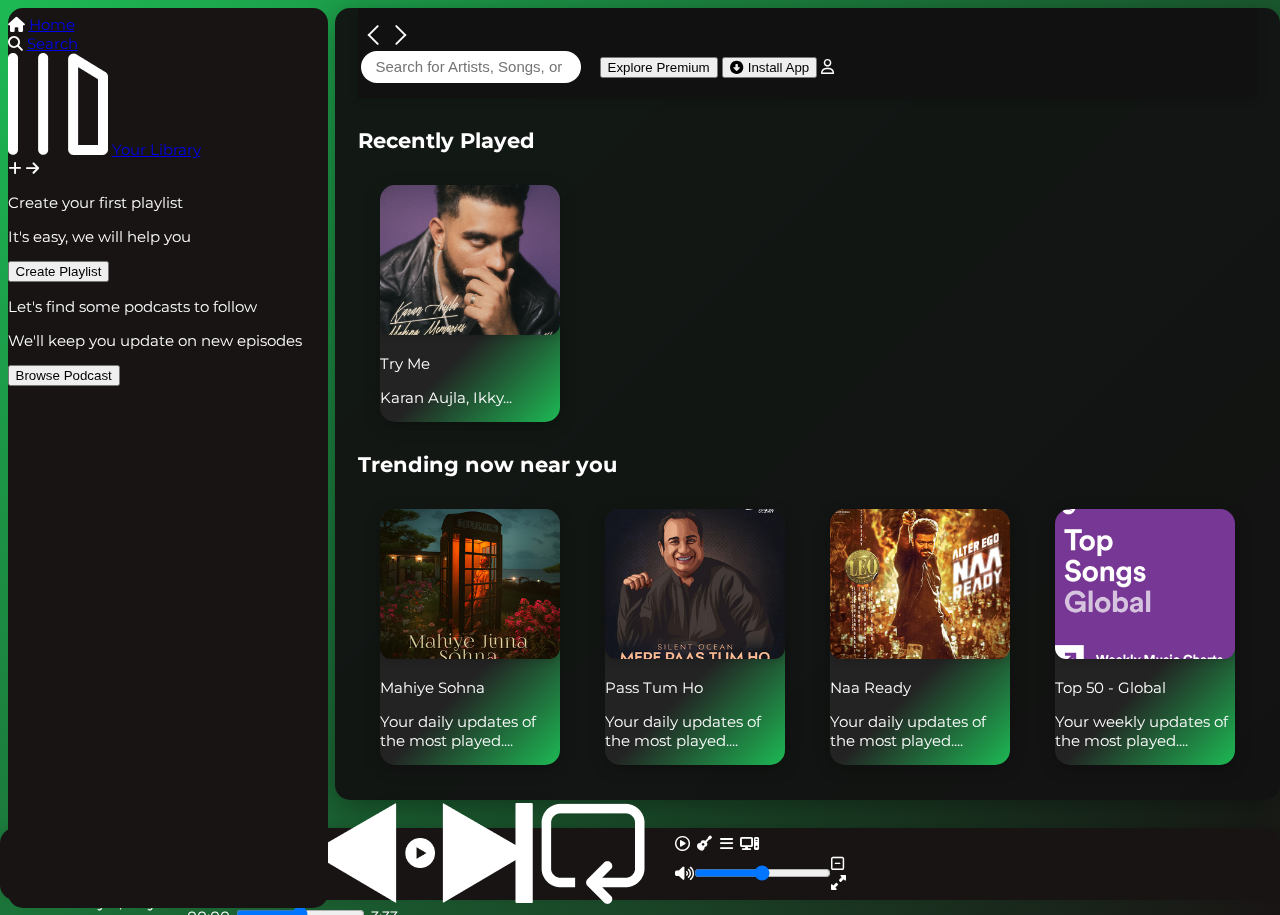
<file: index.html>
<!DOCTYPE html>
<html lang="en">
<head>
    <meta charset="UTF-8">
    <meta name="viewport" content="width=device-width, initial-scale=1.0">
    <link rel="stylesheet" href="https://cdnjs.cloudflare.com/ajax/libs/font-awesome/6.6.0/css/all.min.css" crossorigin="anonymous" referrerpolicy="no-referrer" />
    <link rel="icon" href="icons/logo.png">
    <link rel="stylesheet" href="spotify.css"/>
    <title>Spotify - Web Player: Music for everyone</title>
    <link rel="preconnect" href="https://fonts.googleapis.com">
    <link rel="preconnect" href="https://fonts.gstatic.com" crossorigin>
    <link href="https://fonts.googleapis.com/css2?family=Montserrat:wght@400;600;700&display=swap" rel="stylesheet">
</head>
<body>
    <div class="main">
        <div class="sidebar">
            <div class="hamburger" id="hamburger-menu" tabindex="0" aria-label="Open navigation menu">
                <span></span>
                <span></span>
                <span></span>
            </div>
            <div class="nav">
                <div class="nav_option" style="opacity: 1;">
                    <i class="fa-solid fa-house"></i>
                    <a href="#">Home</a>
                </div>
                <div class="nav_option">
                    <i class="fa-solid fa-magnifying-glass"></i>
                    <a href="#">Search</a>
                </div>
            </div>
            <div class="library">
                <div class="options">
                    <div class="lib_option nav_option">
                        <img src="icons/library_icon.png" alt="Library Icon"/>
                        <a href="#">Your Library</a>
                    </div>
                    <div class="icons">
                        <i class="fa-solid fa-plus" aria-label="Add Playlist"></i>
                        <i class="fa-solid fa-arrow-right" aria-label="Scroll Right"></i>
                    </div>
                </div>
                <div class="lib_box">
                    <div class="box">
                        <p class="box_p1">Create your first playlist</p>
                        <p class="box_p2">It's easy, we will help you</p>
                        <button class="badge">Create Playlist</button>
                    </div>
                    <div class="box">
                        <p class="box_p1">Let's find some podcasts to follow</p>
                        <p class="box_p2">We'll keep you update on new episodes</p>
                        <button class="badge">Browse Podcast</button>
                    </div>
                </div>
            </div>
        </div>
        <div class="main_content">
            <div class="sticky-nav">
                <div class="sticky-nav-icons">
                    <img src="icons/backward_icon.png" alt="Back">
                    <img src="icons/forward_icon.png" class="hide" alt="Forward">
                </div>
                <div class="sticky-nav-option">
                    <input type="text" class="search-bar" placeholder="Search for Artists, Songs, or Podcasts" aria-label="Search" style="padding: 0.5rem 1rem; border-radius: 2rem; border: none; margin-right: 1rem; min-width: 180px;">
                    <button class="badge nav-item hide">Explore Premium</button>
                    <button class="badge nav-item dark-badge"><i class="fa-solid fa-circle-down" style="margin-right: 5px;"></i>Install App</button>
                    <i class="fa-regular fa-user" aria-label="User Profile"></i>
                </div>
            </div>
            <h2>Recently Played</h2>
            <div class="cards-container">
                <div class="card">
                    <img src="icons/try.jpeg" class="card-image" alt="Try Me Album Cover">
                    <div class="play-overlay"><button class="play-btn"><i class="fa-solid fa-play"></i></button></div>
                    <p class="card-title">Try Me</p>
                    <p class="card-info">Karan  Aujla, Ikky...</p>
                </div>
            </div>
            <h2>Trending now near you</h2>
            <div class="cards-container">
                <div class="card">
                    <img src="icons/card2img.jpeg" class="card-image" alt="Mahiye Sohna Album Cover">
                    <div class="play-overlay"><button class="play-btn"><i class="fa-solid fa-play"></i></button></div>
                    <p class="card-title">Mahiye Sohna</p>
                    <p class="card-info">Your daily updates of the most played....</p>
                </div>
                <div class="card">
                    <img src="icons/card3img.jpeg" class="card-image" alt="Pass Tum Ho Album Cover">
                    <div class="play-overlay"><button class="play-btn"><i class="fa-solid fa-play"></i></button></div>
                    <p class="card-title">Pass Tum Ho</p>
                    <p class="card-info">Your daily updates of the most played....</p>
                </div>
                <div class="card">
                    <img src="icons/card4img.jpeg" class="card-image" alt="Naa Ready Album Cover">
                    <div class="play-overlay"><button class="play-btn"><i class="fa-solid fa-play"></i></button></div>
                    <p class="card-title">Naa Ready</p>
                    <p class="card-info">Your daily updates of the most played....</p>
                </div>
                <div class="card">
                    <img src="icons/card5img.jpeg" class="card-image" alt="Top 50 - Global Album Cover">
                    <div class="play-overlay"><button class="play-btn"><i class="fa-solid fa-play"></i></button></div>
                    <p class="card-title">Top 50 - Global</p>
                    <p class="card-info">Your weekly updates of the most played....</p>
                </div>
                <div class="card">
                    <img src="icons/try.jpeg" class="card-image" alt="Try Me Album Cover">
                    <div class="play-overlay"><button class="play-btn"><i class="fa-solid fa-play"></i></button></div>
                    <p class="card-title">Try Me</p>
                    <p class="card-info">Your daily updates of the most played....</p>
                </div>
            </div>
            <h2>Featured Charts</h2>
            <div class="cards-container">
                <div class="card">
                    <img src="icons/card6img.jpeg" class="card-image" alt="Top 50 - India Album Cover">
                    <div class="play-overlay"><button class="play-btn"><i class="fa-solid fa-play"></i></button></div>
                    <p class="card-title">Top 50 - India</p>
                    <p class="card-info">Your daily updates of the most played....</p>
                </div>
                <div class="card">
                    <img src="icons/card1img.jpeg" class="card-image" alt="Top 50 - Global Album Cover">
                    <div class="play-overlay"><button class="play-btn"><i class="fa-solid fa-play"></i></button></div>
                    <p class="card-title">Top 50 - Global</p>
                    <p class="card-info">Your daily updates of the most played....</p>
                </div>
                <div class="card">
                    <img src="icons/card5img.jpeg" class="card-image" alt="Top 50 - Global Album Cover">
                    <div class="play-overlay"><button class="play-btn"><i class="fa-solid fa-play"></i></button></div>
                    <p class="card-title">Top 50 - Global</p>
                    <p class="card-info">Your weekly updates of the most played....</p>
                </div>
            </div>
            <div class="footer">
                <div class="line"></div>
            </div>
        </div>
        <div class="music_player">
            <div class="album">
                <img src="icons/try.jpeg" alt="Current Album Cover">
                <p class="album-title">Try Me</p>
                <p class="album-info">Karan Aujla,Ikky</p>
                <i class="fa-solid fa-circle-plus album-icon" aria-label="Add to Playlist"></i>
            </div>
            <div class="player">
                <div class="player-control">
                    <img src="icons/player_icon1.png" class="player-control-icon" alt="Previous">
                    <img src="icons/player_icon2.png" class="player-control-icon" alt="Rewind">
                    <img src="icons/player_icon3.png" class="player-control-icon" style="opacity: 1; height: 2rem;" alt="Play/Pause">
                    <img src="icons/player_icon4.png" class="player-control-icon" alt="Forward">
                    <img src="icons/player_icon5.png" class="player-control-icon" alt="Next">
                </div>
                <div class="playback-bar">
                    <span class="current-time">00:00</span>
                    <input type="range" min="0" max="100" class="progress-bar" step="1" aria-label="Progress Bar">
                    <span class="tot-time">3:33</span>
                </div>
            </div>
            <div class="controls">
                <div class="controls-icon">
                    <i class="fa-regular fa-circle-play" aria-label="Play"></i>
                    <i class="fa-solid fa-guitar" aria-label="Guitar"></i>
                    <i class="fa-solid fa-bars" aria-label="Menu"></i>
                    <i class="fa-solid fa-computer" aria-label="Computer"></i>
                </div>
                <div class="volume">
                    <i class="fa-solid fa-volume-high" aria-label="Volume"></i>
                    <input type="range" class="volume" step="2" aria-label="Volume">
                    <div class="volume-icn">
                        <i class="fa-regular fa-square-minus" aria-label="Mute"></i>
                        <i class="fa-solid fa-up-right-and-down-left-from-center" aria-label="Expand"></i>
                    </div>
                </div>
            </div>
        </div>
    </div>
</body>
</html>
</file>
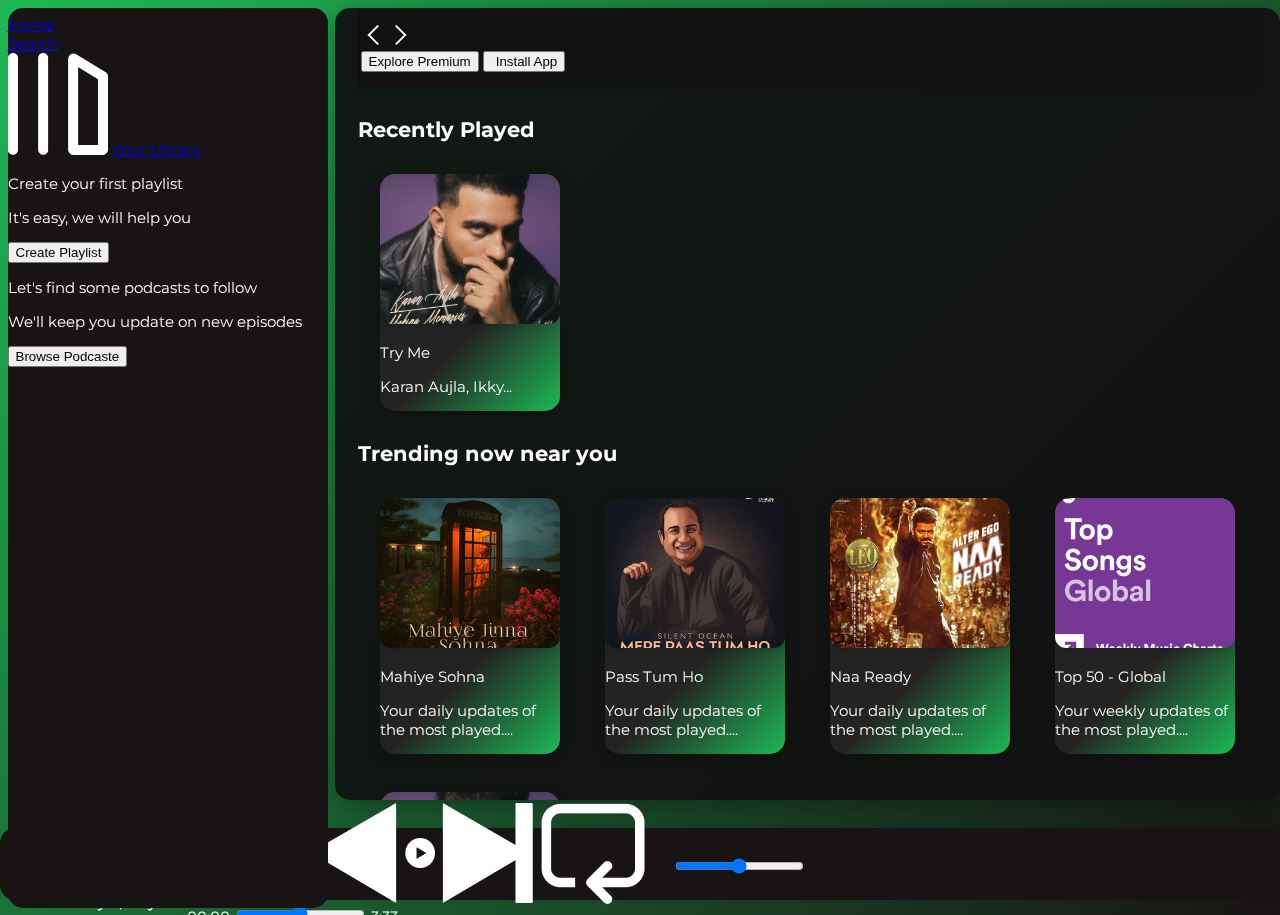
<file: Spotify.html>
<!DOCTYPE html>
<html lang="en">
<head>
    <meta charset="UTF-8">
    <meta name="viewport" content="width=device-width, initial-scale=1.0">
    <link rel="stylesheet" href="https://cdnjs.cloudflare.com/ajax/libs/font-awesome/6.6.0/css/all.min.css" integrity="sha512-Kc323vGBEqzTmouAECnVceyQqyqdsSiqLQISBL29aUW4U/M7pSPA/gEUZQqv1cwx4OnYxTxve5UMg5GT6L4JJg==" crossorigin="anonymous" referrerpolicy="no-referrer" />
    <link rel="icon" href="./icons/logo.png">
    <link rel="stylesheet" href="spotify.css"/>
    <title>Spotify - Web Player: Music for everyone </title>
    <link rel="preconnect" href="https://fonts.googleapis.com">
<link rel="preconnect" href="https://fonts.gstatic.com" crossorigin>
<link href="https://fonts.googleapis.com/css2?family=Montserrat:ital,wght@0,100..900;1,100..900&display=swap" rel="stylesheet">
</head>
<body>
    <div class="main">
        <div class="sidebar">
            <div class="nav">
                <div class="nav_option" style="opacity: 1;">
                    <i class="fa-solid fa-house"></i>
                    <a href="#">Home</a>
                </div>
                <div class="nav_option">
                    <i class="fa-solid fa-magnifying-glass"></i>
                    <a href="#">Search</a>
                </div>
            </div>
    
            <div class="library">
                <div class="options">
                    <div class="lib_option nav_option">
                        <img src="icons/library_icon.png"/>
                        <a href="#">Your Library</a>
                    </div>
                    <div class="icons">
                        <i class="fa-solid fa-plus"></i>
                        <i class="fa-solid fa-arrow-right"></i>
                    </div>
                    </div>
                    <div class="lib_box">
                        <div class="box">
                            <p class="box_p1">Create your first playlist</p>
                            <p class="box_p2">It's easy, we will help you</p>
                            <button class="badge">Create Playlist</button>
                        </div>
                        <div class="box">
                            <p class="box_p1">Let's find some podcasts to follow</p>
                            <p class="box_p2">We'll keep you update on new episodes</p>
                            <button class="badge">Browse Podcaste</button>
                        </div>
                     </div>
               </div>
         </div>
        <div class="main_content">
            <div class="sticky-nav">
                <div class="sticky-nav-icons">
                    <img src="./icons/backward_icon.png">
                <img src="./icons/forward_icon.png" class="hide">
                </div>
                <div class="sticky-nav-option">
                    <button class="badge nav-item hide">Explore Premium</button>
                    <button class="badge nav-item dark-badge"><i class="fa-solid fa-circle-down" style="margin-right: 5px;"></i>Install App</button>
                    <i class="fa-regular fa-user"></i>
                </div>
            </div>  

                <h2>Recently Played</h2>
                <div class="cards-container">
                    <div class="card">
                        <img src="./icons/try.jpeg" class="card-image">
                        <p class="card-title">Try Me</p>
                        <p class="card-info">Karan  Aujla, Ikky...</p>
                    </div>
                </div>
                <h2>Trending now near you</h2>
                <div class="cards-container">
                    <div class="card">
                        <img src="./icons/card2img.jpeg" class="card-image">
                        <p class="card-title">Mahiye Sohna</p>
                        <p class="card-info">Your daily updates of the most played....</p>
                    </div>
        
                    <div class="card">
                        <img src="./icons/card3img.jpeg" class="card-image">
                        <p class="card-title">Pass Tum Ho</p>
                        <p class="card-info">Your daily updates of the most played....</p>
                    </div>
                
                    <div class="card">
                        <img src="./icons/card4img.jpeg" class="card-image">
                        <p class="card-title">Naa Ready</p>
                        <p class="card-info">Your daily updates of the most played....</p>
                    </div>
                 
                    <div class="card">
                        <img src="./icons/card5img.jpeg" class="card-image">
                        <p class="card-title">Top 50 - Global</p>
                        <p class="card-info">Your weekly updates of the most played....</p>
                    </div>
                 
                    <div class="card">
                        <img src="./icons/try.jpeg" class="card-image">
                        <p class="card-title">Try Me</p>
                        <p class="card-info">Your daily updates of the most played....</p>
                    </div>
                </div> 
                <h2>Featured Charts</h2>
                <div class="cards-container">
                    <div class="card">
                        <img src="./icons/card6img.jpeg" class="card-image">
                        <p class="card-title">Top 50 - India</p>
                        <p class="card-info">Your daily updates of the most played....</p>
                    </div>
                    <div class="card">
                        <img src="./icons/card1img.jpeg" class="card-image">
                        <p class="card-title">Top 50 - Global</p>
                        <p class="card-info">Your daily updates of the most played....</p>
                    </div>
                    <div class="card">
                        <img src="./icons/card5img.jpeg" class="card-image">
                        <p class="card-title">Top 50 - Global</p>
                        <p class="card-info">Your weekly updates of the most played....</p>
                    </div>
                </div>
                <div class="footer">
                    <div class="line"></div>
                </div>
            </div> 
        <div class="music_player">
            <div class="album">
                <img src="./icons/try.jpeg">
                <p class="album-title">Try Me</p>
                <p class="album-info">Karan Aujla,Ikky</p>
                <i class="fa-solid fa-circle-plus" class="album-icon"></i>
            </div>
            <div class="player">
                <div class="player-control">
                    <img src="./icons/player_icon1.png" class="player-control-icon">
                    <img src="./icons/player_icon2.png" class="player-control-icon">
                    <img src="./icons/player_icon3.png" class="player-control-icon" style="opacity: 1; height: 2rem;">
                    <img src="./icons/player_icon4.png" class="player-control-icon">
                    <img src="./icons/player_icon5.png" class="player-control-icon">
                </div>
                <div class="playback-bar">
                    <span class="current-time">00:00</span>
                    <input type="range" min="0" max="100" class="progress-bar" step="1">
                    <span class="tot-time">3:33</span>
                </div>
            </div>
            <div class="controls">
                <div class="controls-icon">
                    <i class="fa-regular fa-circle-play"></i>   
                    <i class="fa-solid fa-guitar"></i>                    <i class="fa-solid fa-bars"></i>
                    <i class="fa-solid fa-computer"></i>
                </div>
                <div class="volume">
                    <i class="fa-solid fa-volume-high"></i>
                    <input type="range" class="volume" step="2">
                    <div class="volume-icn">
                    <i class="fa-regular fa-square-minus"></i>
                    <i class="fa-solid fa-up-right-and-down-left-from-center"></i>
                </div>
                </div>
            </div>
        </div>
    </div>
</body>
</html>
</file>
<file: spotify.css>
/* --- Mobile-first base styles --- */
html, body {
  font-size: 15px;
  margin: 0;
  padding: 0;
  box-sizing: border-box;
  width: 100vw;
  min-height: 100vh;
  overflow-x: hidden;
}
body {
  font-family: 'Montserrat', sans-serif;
  background: linear-gradient(135deg, #1db954 0%, #191414 100%);
  color: #fff;
}
.main {
  display: flex;
  flex-direction: column;
  min-height: 100vh;
  width: 100vw;
  overflow-x: hidden;
}
.sidebar {
  display: none;
  position: fixed;
  top: 0;
  left: 0;
  width: 80vw;
  max-width: 320px;
  height: 100vh;
  background: #191414;
  z-index: 200;
  flex-direction: column;
  align-items: flex-start;
  box-shadow: 2px 0 16px 0 rgba(0,0,0,0.25);
  padding-top: 2rem;
  transition: transform 0.3s ease;
}
.sidebar.open {
  display: flex;
  transform: translateX(0);
}
.sidebar-ovl {
  display: none;
  position: fixed;
  top: 0;
  left: 0;
  width: 100vw;
  height: 100vh;
  background: rgba(0,0,0,0.5);
  z-index: 150;
}
.sidebar-ovl.active {
  display: block;
}
.hamburger {
  display: flex;
  position: fixed;
  top: 1rem;
  left: 1rem;
  z-index: 300;
  background: #191414;
  border-radius: 50%;
  box-shadow: 0 2px 8px 0 rgba(0,0,0,0.15);
}
.main_content {
  margin: 0;
  border-radius: 0;
  padding: 1rem 0.5rem 0 0.5rem;
  margin-top: 0;
  width: 100vw;
  min-height: 60vh;
  box-sizing: border-box;
}
.sticky-nav {
  top: 0;
  position: sticky;
  z-index: 10;
  background: #191414;
  padding: 0.5rem 0.2rem;
  flex-direction: column;
  align-items: flex-start;
  width: 100%;
  box-sizing: border-box;
}
.sticky-nav-option {
  flex-direction: column;
  align-items: flex-start;
  width: 100%;
  gap: 0.5rem;
}
.search-bar {
  width: 100%;
  min-width: 0;
  margin: 0.5rem 0;
  font-size: 1rem;
  box-sizing: border-box;
}
.cards-container {
  display: flex;
  flex-direction: column;
  align-items: stretch;
  width: 100%;
  gap: 0.5rem;
}
.card {
  width: 100%;
  margin: 0.5rem 0;
  min-height: 120px;
  font-size: 1rem;
  position: relative;
  overflow: hidden;
  background: linear-gradient(135deg, #232323 60%, #1db954 100%);
  border-radius: 1rem;
  box-shadow: 0 4px 16px 0 rgba(0,0,0,0.25);
  transition: transform 0.2s cubic-bezier(0.4,0,0.2,1), box-shadow 0.2s cubic-bezier(0.4,0,0.2,1);
  cursor: pointer;
}
.card-image {
  width: 100%;
  min-width: 0;
  height: auto;
  max-height: 120px;
  object-fit: cover;
  border-radius: 0.75rem;
  box-shadow: 0 2px 8px 0 rgba(0,0,0,0.15);
}
.card .play-overlay {
  display: flex;
  align-items: center;
  justify-content: center;
  position: absolute;
  top: 0;
  left: 0;
  width: 100%;
  height: 100%;
  background: rgba(0,0,0,0.4);
  opacity: 0;
  transition: opacity 0.2s;
  z-index: 2;
}
.card:hover .play-overlay {
  opacity: 1;
}
.card .play-btn {
  background: #1db954;
  color: #fff;
  border: none;
  border-radius: 50%;
  width: 48px;
  height: 48px;
  font-size: 1.5rem;
  display: flex;
  align-items: center;
  justify-content: center;
  box-shadow: 0 2px 8px 0 rgba(30,215,96,0.25);
  cursor: pointer;
  transition: background 0.2s;
}
.card .play-btn:hover {
  background: #1ed760;
}
h2 {
  font-size: 1.1rem;
  margin-top: 1.2rem;
}
.music_player {
  display: flex;
  flex-direction: column;
  align-items: stretch;
  height: auto;
  min-height: 90px;
  position: fixed;
  left: 0;
  bottom: 0;
  width: 100vw;
  border-radius: 0;
  margin: 0;
  box-shadow: 0 -2px 8px 0 rgba(0,0,0,0.15);
  background: #191414;
  z-index: 100;
}
.album, .player, .controls {
  width: 100%;
  justify-content: center;
  align-items: center;
  flex-direction: row;
  margin: 0.2rem 0;
  position: static;
}
.album img {
  margin-left: 0.5rem;
  height: 2.2rem;
  width: 2.2rem;
  max-width: 100%;
  border-radius: 5px;
}
.album-title, .album-info, .album i {
  position: static;
  left: unset;
  top: unset;
  margin-left: 0.5rem;
  font-size: 0.95rem;
}
.player-control {
  flex-wrap: wrap;
  gap: 0.5rem;
  display: flex;
  justify-content: center;
  align-items: center;
}
.controls-icon {
  margin: 0.2rem 0;
  display: flex;
  flex-wrap: wrap;
  gap: 0.5rem;
}
.volume {
  flex-direction: row;
  width: 100%;
  margin: 0.2rem 0;
  display: flex;
  align-items: center;
}
.footer {
  height: 60px;
  display: flex;
  align-items: center;
  justify-content: center;
}
.line {
  width: 90%;
  height: 30%;
  border-top: 1px solid white;
  opacity: 0.4;
}

/* --- Tablet/Desktop styles --- */
@media (min-width: 700px) {
  .main {
    flex-direction: row;
    height: 100vh;
    padding: 0.5rem;
  }
  .sidebar {
    display: flex !important;
    position: static;
    width: 340px;
    height: auto;
    border-radius: 1rem;
    flex-direction: column;
    align-items: flex-start;
    box-shadow: none;
    padding-top: 0.5rem;
  }
  .sidebar-ovl, .hamburger {
    display: none !important;
  }
  .main_content {
    background: rgba(18, 18, 18, 0.95);
    color: #fff;
    height: 88%;
    flex: 1;
    border-radius: 1rem;
    overflow: auto;
    padding: 0 1.5rem 0 1.5rem;
    margin-left: 0.5rem;
    margin-right: 0.5rem;
    box-shadow: 0 8px 32px 0 rgba(0,0,0,0.37);
    backdrop-filter: blur(4px);
    margin-top: 0;
    min-width: 0;
  }
  .sticky-nav {
    flex-direction: row;
    align-items: center;
    padding-top: 1rem;
    padding-bottom: 1rem;
    background: rgba(18, 18, 18, 0.95);
    box-shadow: 0 2px 8px 0 rgba(0,0,0,0.15);
  }
  .sticky-nav-option {
    flex-direction: row;
    align-items: center;
    width: auto;
    gap: 1rem;
  }
  .search-bar {
    width: 220px;
    margin: 0 1rem 0 0;
    font-size: 1rem;
  }
  .cards-container {
    flex-direction: row;
    flex-wrap: wrap;
    gap: 1.5rem;
  }
  .card {
    width: 180px;
    margin: 1rem 0 0 1.5rem;
    min-height: 180px;
    font-size: 1rem;
  }
  .card-image {
    max-height: 150px;
  }
  h2 {
    font-size: 1.4rem;
    margin-top: 2rem;
  }
  .music_player {
    flex-direction: row;
    align-items: center;
    height: 72px;
    min-height: 72px;
    position: fixed;
    left: 0;
    bottom: 0;
    width: 100vw;
    border-radius: 1rem;
    margin: 0;
    box-shadow: 0 -2px 8px 0 rgba(0,0,0,0.15);
    background: #191414;
    z-index: 100;
  }
  .album, .player, .controls {
    width: auto;
    flex-direction: row;
    margin: 0 1rem;
  }
  .album img {
    height: 3.5rem;
    width: 3.5rem;
  }
  .album-title, .album-info, .album i {
    font-size: 1.1rem;
  }
  .footer {
    height: 250px;
  }
}
</file>
